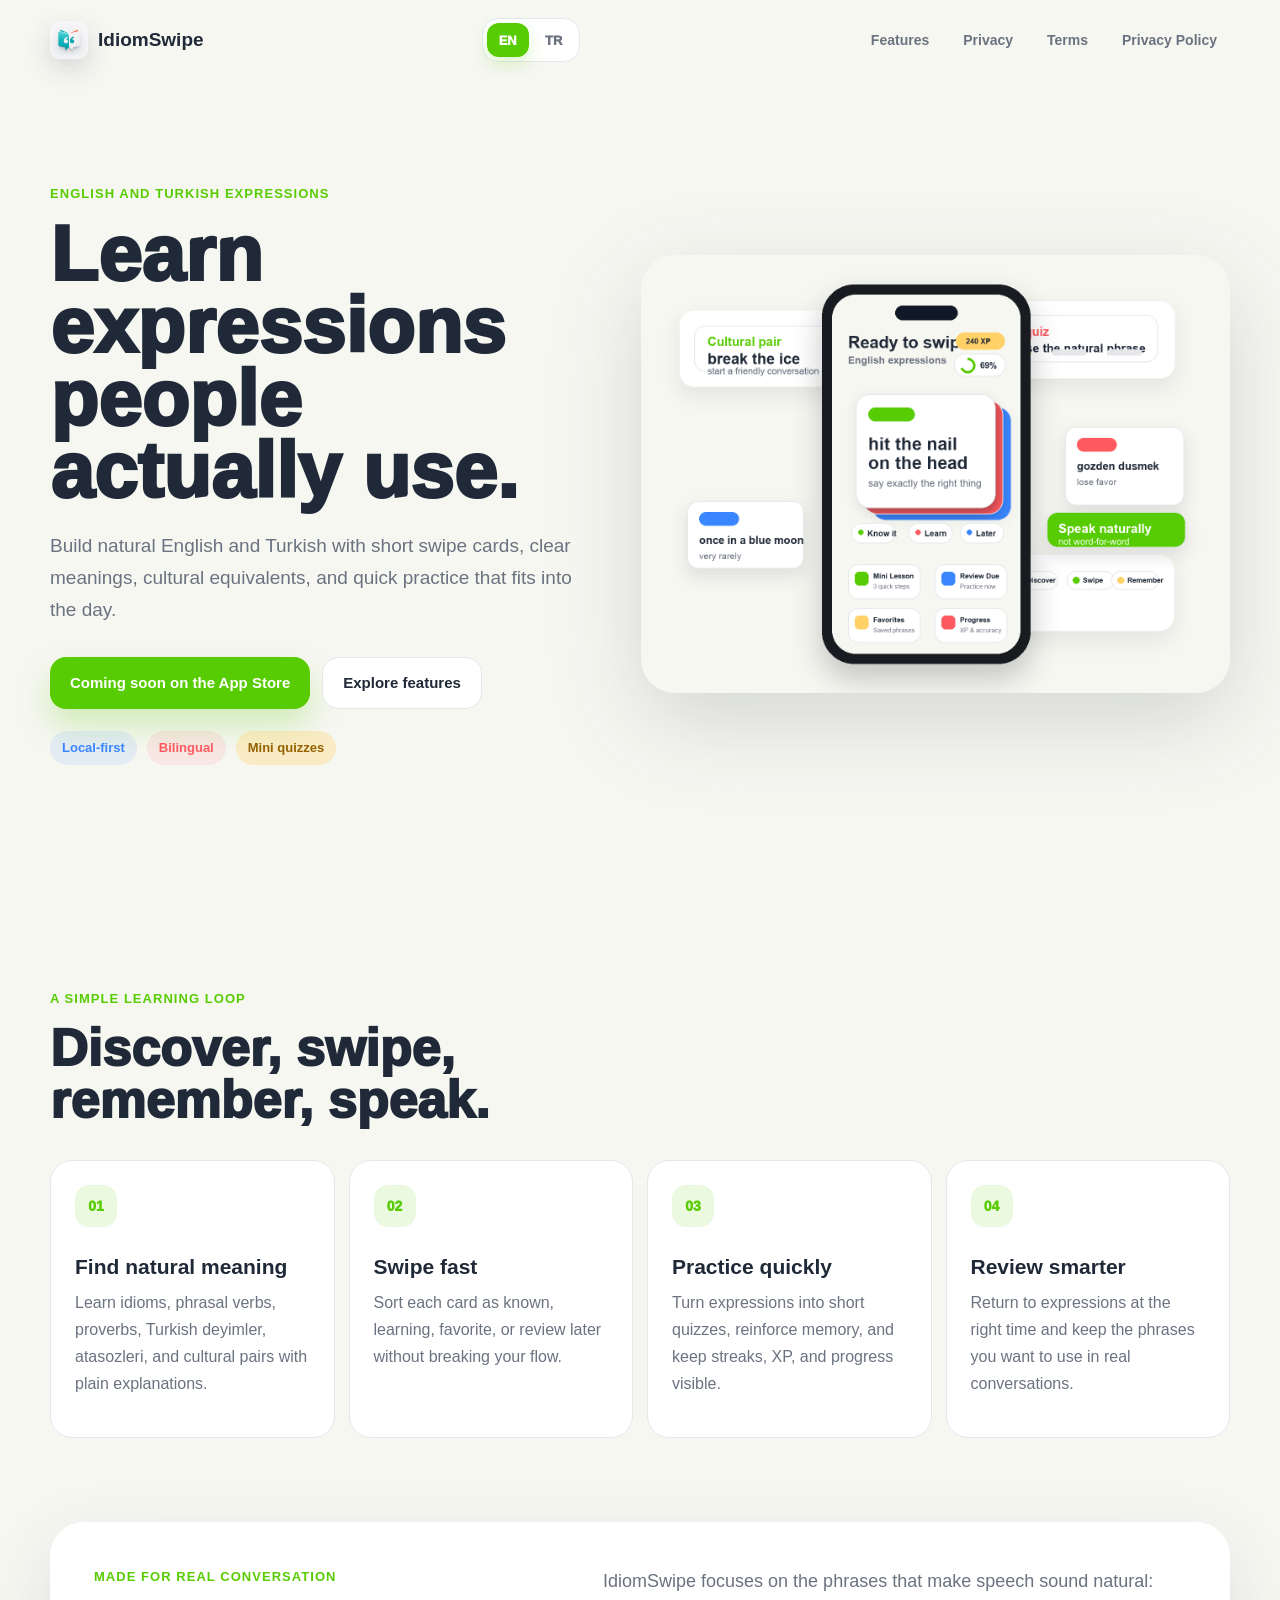
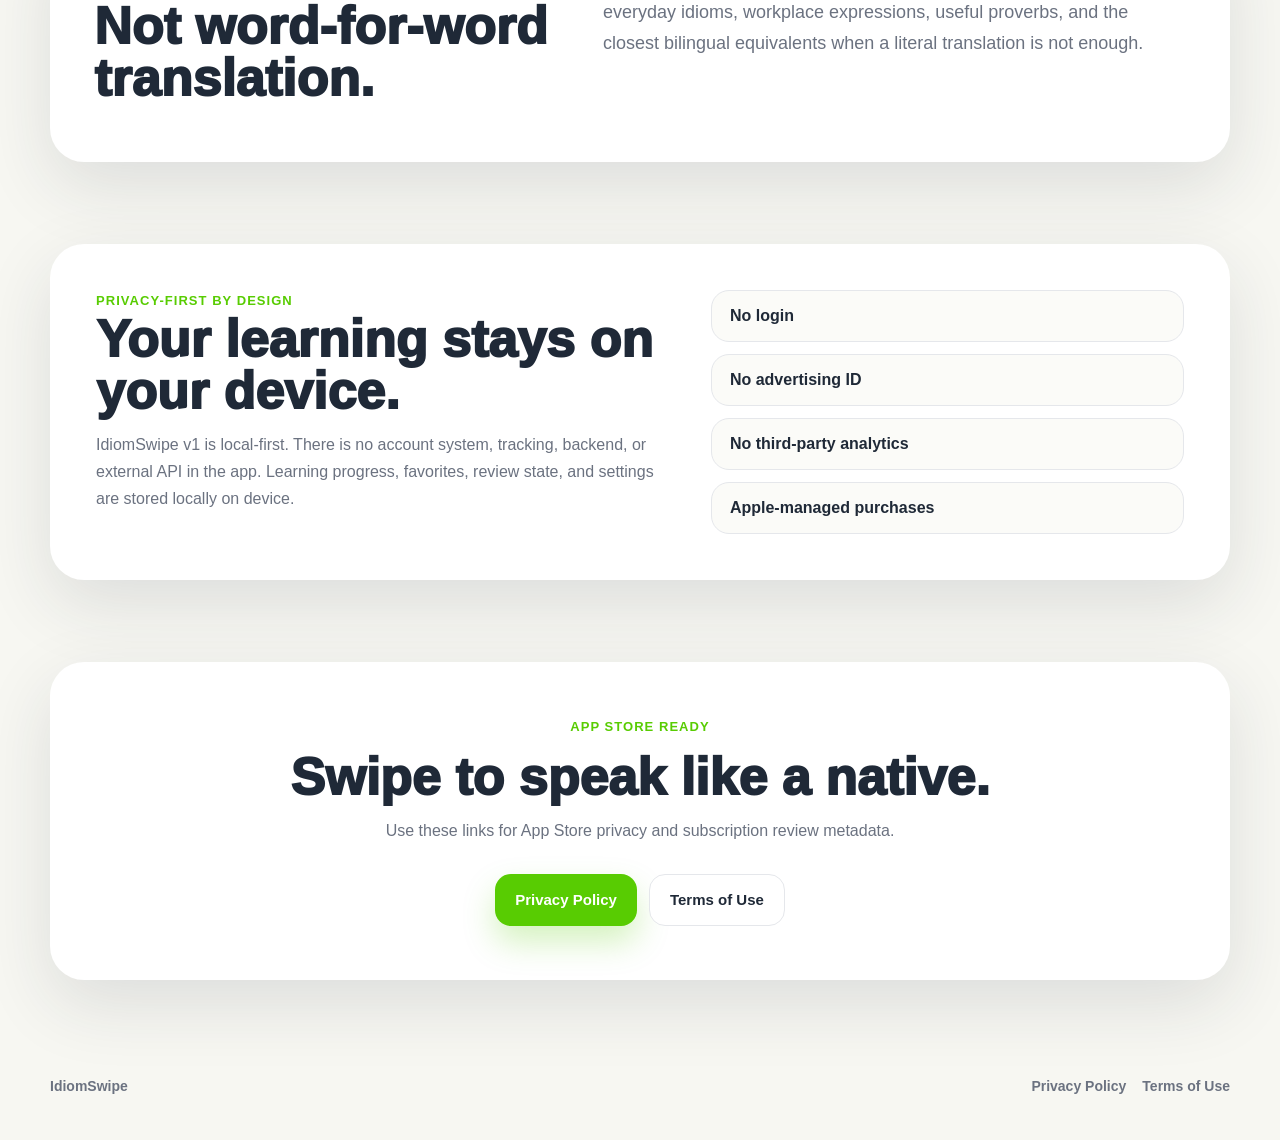
<file: index.html>
<!doctype html>
<html lang="en">
<head>
  <meta charset="utf-8">
  <meta name="viewport" content="width=device-width, initial-scale=1">
  <title>IdiomSwipe - Learn expressions people actually use</title>
  <meta name="description" content="IdiomSwipe helps you learn English and Turkish idioms, phrasal verbs, proverbs, and cultural equivalents with fast swipe cards and mini quizzes.">
  <meta property="og:title" content="IdiomSwipe">
  <meta property="og:description" content="Swipe through real English and Turkish expressions, practice with mini quizzes, and remember what matters.">
  <meta property="og:image" content="assets/idiomswipe-product-shot.png">
  <meta name="theme-color" content="#f7f7f2" media="(prefers-color-scheme: light)">
  <meta name="theme-color" content="#0f172a" media="(prefers-color-scheme: dark)">
  <link rel="icon" type="image/png" sizes="32x32" href="assets/favicon-32.png">
  <link rel="icon" type="image/png" sizes="16x16" href="assets/favicon-16.png">
  <link rel="icon" type="image/png" href="assets/app-icon.png" media="(prefers-color-scheme: light)">
  <link rel="icon" type="image/png" href="assets/app-icon-dark.png" media="(prefers-color-scheme: dark)">
  <link rel="apple-touch-icon" href="assets/apple-touch-icon.png">
  <link rel="manifest" href="site.webmanifest">
  <link rel="stylesheet" href="styles.css">
</head>
<body data-page="home">
  <header class="site-header">
    <a class="brand" href="index.html" aria-label="IdiomSwipe home" data-i18n-aria="brandAria">
      <picture class="brand-mark" aria-hidden="true">
        <source srcset="assets/app-icon-dark.png" media="(prefers-color-scheme: dark)">
        <img src="assets/app-icon.png" alt="">
      </picture>
      <span>IdiomSwipe</span>
    </a>
    <div class="language-switch" role="group" aria-label="Language">
      <button type="button" data-lang-option="en">EN</button>
      <button type="button" data-lang-option="tr">TR</button>
    </div>
    <button class="menu-button" type="button" aria-label="Open menu" aria-expanded="false" data-menu-button data-i18n-aria="menuAria">
      <span></span>
      <span></span>
    </button>
    <nav class="site-nav" data-nav>
      <a href="#features" data-i18n="navFeatures">Features</a>
      <a href="#privacy" data-i18n="navPrivacy">Privacy</a>
      <a href="terms.html" data-i18n="navTerms">Terms</a>
      <a href="privacy.html" data-i18n="navPrivacyPolicy">Privacy Policy</a>
    </nav>
  </header>

  <main>
    <section class="hero">
      <div class="hero-copy">
        <p class="eyebrow" data-i18n="heroEyebrow">English and Turkish expressions</p>
        <h1 data-i18n="heroTitle">Learn expressions people actually use.</h1>
        <p class="hero-text" data-i18n="heroText">Build natural English and Turkish with short swipe cards, clear meanings, cultural equivalents, and quick practice that fits into the day.</p>
        <div class="hero-actions">
          <a class="primary-link" href="#download" data-i18n="heroPrimary">Coming soon on the App Store</a>
          <a class="secondary-link" href="#features" data-i18n="heroSecondary">Explore features</a>
        </div>
        <div class="proof-row" aria-label="Product highlights" data-i18n-aria="proofAria">
          <span data-i18n="proofLocal">Local-first</span>
          <span data-i18n="proofBilingual">Bilingual</span>
          <span data-i18n="proofQuizzes">Mini quizzes</span>
        </div>
      </div>
      <figure class="hero-media">
        <img src="assets/idiomswipe-product-shot.png" alt="IdiomSwipe app preview with swipe cards, progress, and mini lessons" data-i18n-alt="heroImageAlt">
      </figure>
    </section>

    <section class="journey" id="features" aria-labelledby="features-title">
      <div class="section-heading">
        <p class="eyebrow" data-i18n="featuresEyebrow">A simple learning loop</p>
        <h2 id="features-title" data-i18n="featuresTitle">Discover, swipe, remember, speak.</h2>
      </div>
      <div class="journey-grid">
        <article>
          <span class="step">01</span>
          <h3 data-i18n="featureOneTitle">Find natural meaning</h3>
          <p data-i18n="featureOneText">Learn idioms, phrasal verbs, proverbs, Turkish deyimler, atasozleri, and cultural pairs with plain explanations.</p>
        </article>
        <article>
          <span class="step">02</span>
          <h3 data-i18n="featureTwoTitle">Swipe fast</h3>
          <p data-i18n="featureTwoText">Sort each card as known, learning, favorite, or review later without breaking your flow.</p>
        </article>
        <article>
          <span class="step">03</span>
          <h3 data-i18n="featureThreeTitle">Practice quickly</h3>
          <p data-i18n="featureThreeText">Turn expressions into short quizzes, reinforce memory, and keep streaks, XP, and progress visible.</p>
        </article>
        <article>
          <span class="step">04</span>
          <h3 data-i18n="featureFourTitle">Review smarter</h3>
          <p data-i18n="featureFourText">Return to expressions at the right time and keep the phrases you want to use in real conversations.</p>
        </article>
      </div>
    </section>

    <section class="content-band">
      <div>
        <p class="eyebrow" data-i18n="contentEyebrow">Made for real conversation</p>
        <h2 data-i18n="contentTitle">Not word-for-word translation.</h2>
      </div>
      <p data-i18n="contentText">IdiomSwipe focuses on the phrases that make speech sound natural: everyday idioms, workplace expressions, useful proverbs, and the closest bilingual equivalents when a literal translation is not enough.</p>
    </section>

    <section class="privacy-band" id="privacy" aria-labelledby="privacy-title">
      <div class="privacy-copy">
        <p class="eyebrow" data-i18n="privacyEyebrow">Privacy-first by design</p>
        <h2 id="privacy-title" data-i18n="privacyTitle">Your learning stays on your device.</h2>
        <p data-i18n="privacyText">IdiomSwipe v1 is local-first. There is no account system, tracking, backend, or external API in the app. Learning progress, favorites, review state, and settings are stored locally on device.</p>
      </div>
      <div class="privacy-list" aria-label="Privacy summary" data-i18n-aria="privacyListAria">
        <span data-i18n="privacyItemLogin">No login</span>
        <span data-i18n="privacyItemAds">No advertising ID</span>
        <span data-i18n="privacyItemAnalytics">No third-party analytics</span>
        <span data-i18n="privacyItemPurchases">Apple-managed purchases</span>
      </div>
    </section>

    <section class="download" id="download" aria-labelledby="download-title">
      <p class="eyebrow" data-i18n="downloadEyebrow">App Store ready</p>
      <h2 id="download-title" data-i18n="downloadTitle">Swipe to speak like a native.</h2>
      <p data-i18n="downloadText">Use these links for App Store privacy and subscription review metadata.</p>
      <div class="hero-actions">
        <a class="primary-link" href="privacy.html" data-i18n="navPrivacyPolicy">Privacy Policy</a>
        <a class="secondary-link" href="terms.html" data-i18n="navTermsFull">Terms of Use</a>
      </div>
    </section>
  </main>

  <footer class="site-footer">
    <span>IdiomSwipe</span>
    <div>
      <a href="privacy.html" data-i18n="navPrivacyPolicy">Privacy Policy</a>
      <a href="terms.html" data-i18n="navTermsFull">Terms of Use</a>
    </div>
  </footer>

  <script src="script.js"></script>
</body>
</html>
</file>
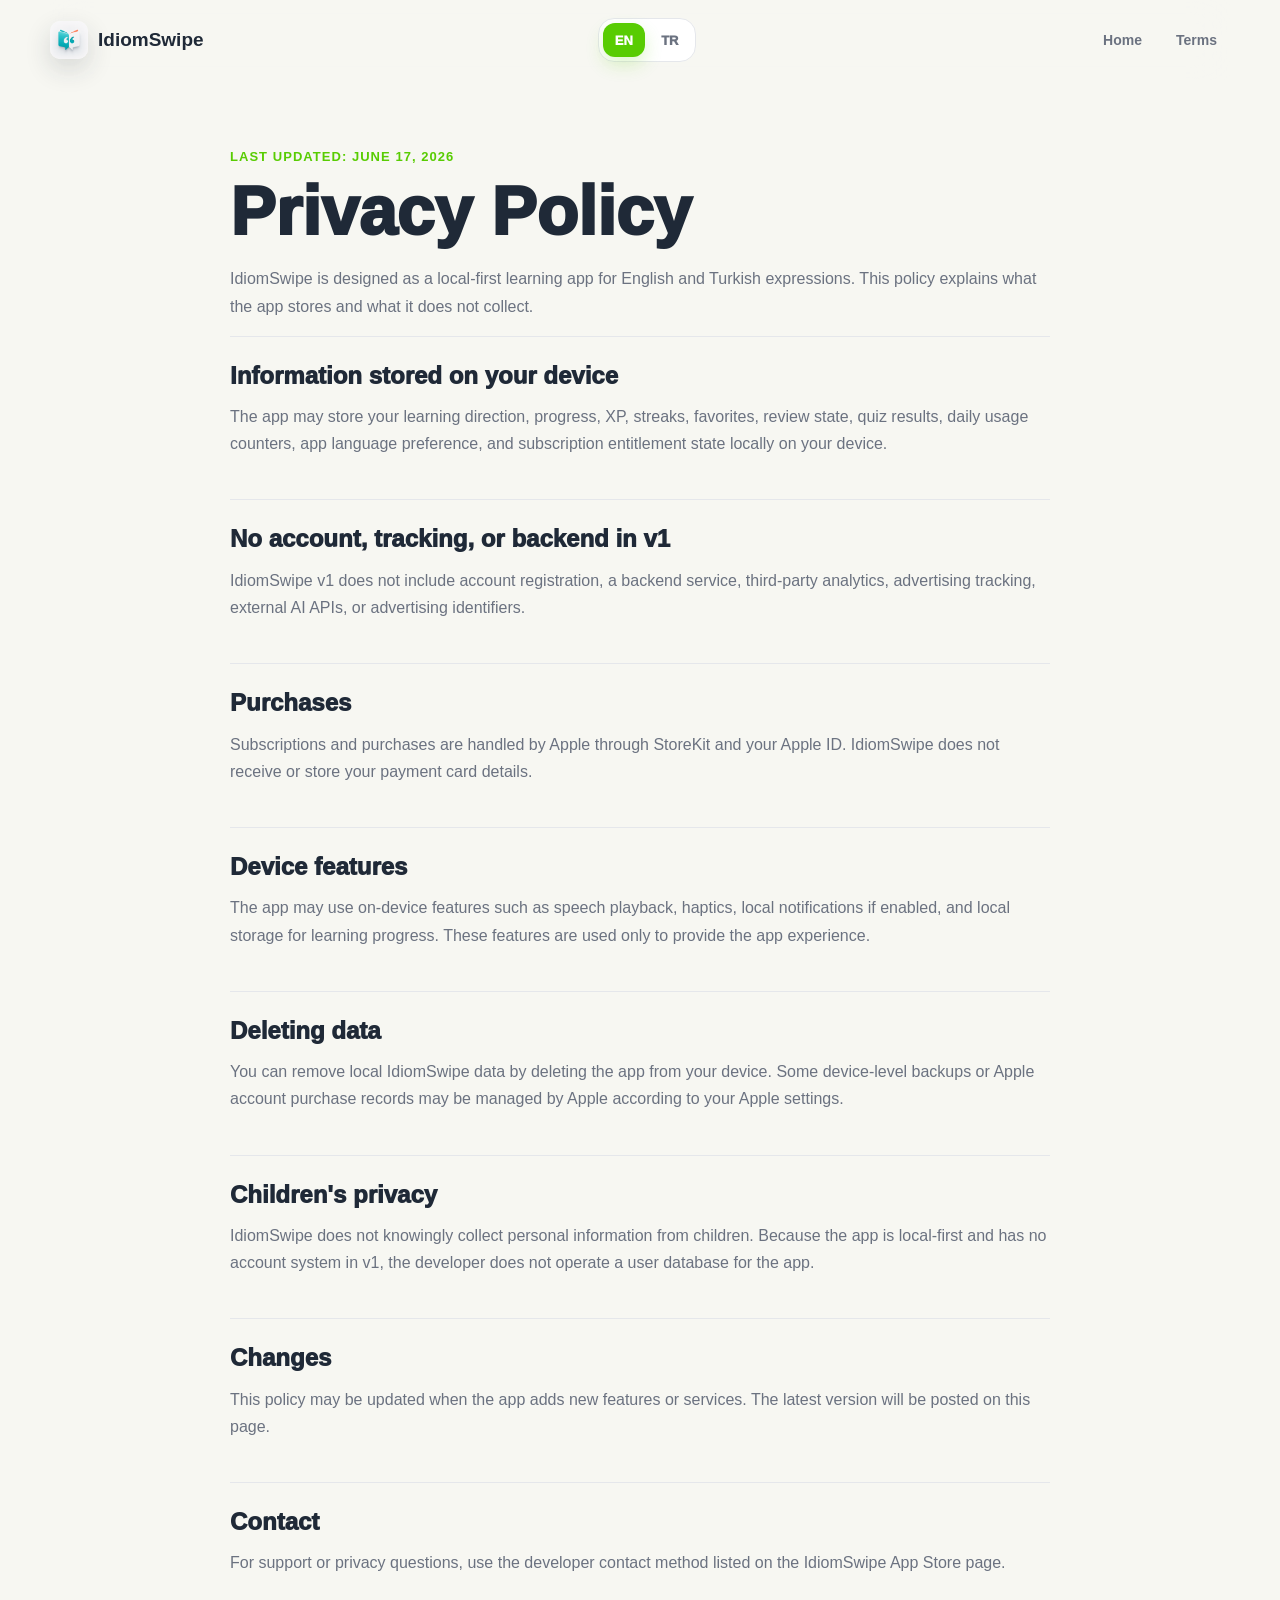
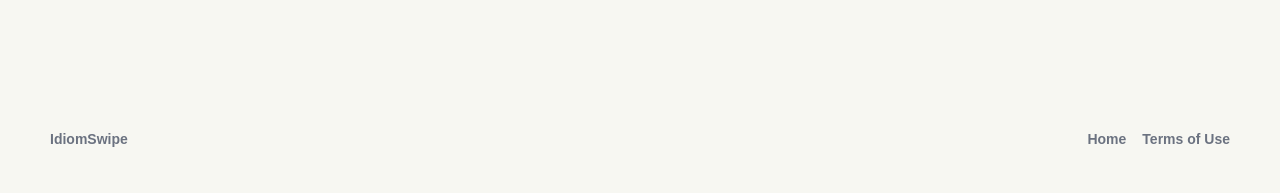
<file: privacy.html>
<!doctype html>
<html lang="en">
<head>
  <meta charset="utf-8">
  <meta name="viewport" content="width=device-width, initial-scale=1">
  <title>Privacy Policy - IdiomSwipe</title>
  <meta name="description" content="Privacy Policy for IdiomSwipe.">
  <meta name="theme-color" content="#f7f7f2" media="(prefers-color-scheme: light)">
  <meta name="theme-color" content="#0f172a" media="(prefers-color-scheme: dark)">
  <link rel="icon" type="image/png" sizes="32x32" href="assets/favicon-32.png">
  <link rel="icon" type="image/png" sizes="16x16" href="assets/favicon-16.png">
  <link rel="icon" type="image/png" href="assets/app-icon.png" media="(prefers-color-scheme: light)">
  <link rel="icon" type="image/png" href="assets/app-icon-dark.png" media="(prefers-color-scheme: dark)">
  <link rel="apple-touch-icon" href="assets/apple-touch-icon.png">
  <link rel="manifest" href="site.webmanifest">
  <link rel="stylesheet" href="styles.css">
</head>
<body data-page="privacy">
  <header class="site-header">
    <a class="brand" href="index.html" aria-label="IdiomSwipe home" data-i18n-aria="brandAria">
      <picture class="brand-mark" aria-hidden="true">
        <source srcset="assets/app-icon-dark.png" media="(prefers-color-scheme: dark)">
        <img src="assets/app-icon.png" alt="">
      </picture>
      <span>IdiomSwipe</span>
    </a>
    <div class="language-switch" role="group" aria-label="Language">
      <button type="button" data-lang-option="en">EN</button>
      <button type="button" data-lang-option="tr">TR</button>
    </div>
    <nav class="site-nav legal-nav">
      <a href="index.html" data-i18n="navHome">Home</a>
      <a href="terms.html" data-i18n="navTerms">Terms</a>
    </nav>
  </header>

  <main class="legal-page">
    <p class="eyebrow" data-i18n="legalUpdated">Last updated: June 17, 2026</p>
    <h1 data-i18n="privacyPageTitle">Privacy Policy</h1>
    <p data-i18n="privacyIntro">IdiomSwipe is designed as a local-first learning app for English and Turkish expressions. This policy explains what the app stores and what it does not collect.</p>

    <section>
      <h2 data-i18n="privacyStoredTitle">Information stored on your device</h2>
      <p data-i18n="privacyStoredText">The app may store your learning direction, progress, XP, streaks, favorites, review state, quiz results, daily usage counters, app language preference, and subscription entitlement state locally on your device.</p>
    </section>

    <section>
      <h2 data-i18n="privacyNoTrackingTitle">No account, tracking, or backend in v1</h2>
      <p data-i18n="privacyNoTrackingText">IdiomSwipe v1 does not include account registration, a backend service, third-party analytics, advertising tracking, external AI APIs, or advertising identifiers.</p>
    </section>

    <section>
      <h2 data-i18n="privacyPurchasesTitle">Purchases</h2>
      <p data-i18n="privacyPurchasesText">Subscriptions and purchases are handled by Apple through StoreKit and your Apple ID. IdiomSwipe does not receive or store your payment card details.</p>
    </section>

    <section>
      <h2 data-i18n="privacyDeviceTitle">Device features</h2>
      <p data-i18n="privacyDeviceText">The app may use on-device features such as speech playback, haptics, local notifications if enabled, and local storage for learning progress. These features are used only to provide the app experience.</p>
    </section>

    <section>
      <h2 data-i18n="privacyDeleteTitle">Deleting data</h2>
      <p data-i18n="privacyDeleteText">You can remove local IdiomSwipe data by deleting the app from your device. Some device-level backups or Apple account purchase records may be managed by Apple according to your Apple settings.</p>
    </section>

    <section>
      <h2 data-i18n="privacyChildrenTitle">Children's privacy</h2>
      <p data-i18n="privacyChildrenText">IdiomSwipe does not knowingly collect personal information from children. Because the app is local-first and has no account system in v1, the developer does not operate a user database for the app.</p>
    </section>

    <section>
      <h2 data-i18n="legalChangesTitle">Changes</h2>
      <p data-i18n="privacyChangesText">This policy may be updated when the app adds new features or services. The latest version will be posted on this page.</p>
    </section>

    <section>
      <h2 data-i18n="legalContactTitle">Contact</h2>
      <p data-i18n="privacyContactText">For support or privacy questions, use the developer contact method listed on the IdiomSwipe App Store page.</p>
    </section>
  </main>

  <footer class="site-footer">
    <span>IdiomSwipe</span>
    <div>
      <a href="index.html" data-i18n="navHome">Home</a>
      <a href="terms.html" data-i18n="navTermsFull">Terms of Use</a>
    </div>
  </footer>
  <script src="script.js"></script>
</body>
</html>
</file>
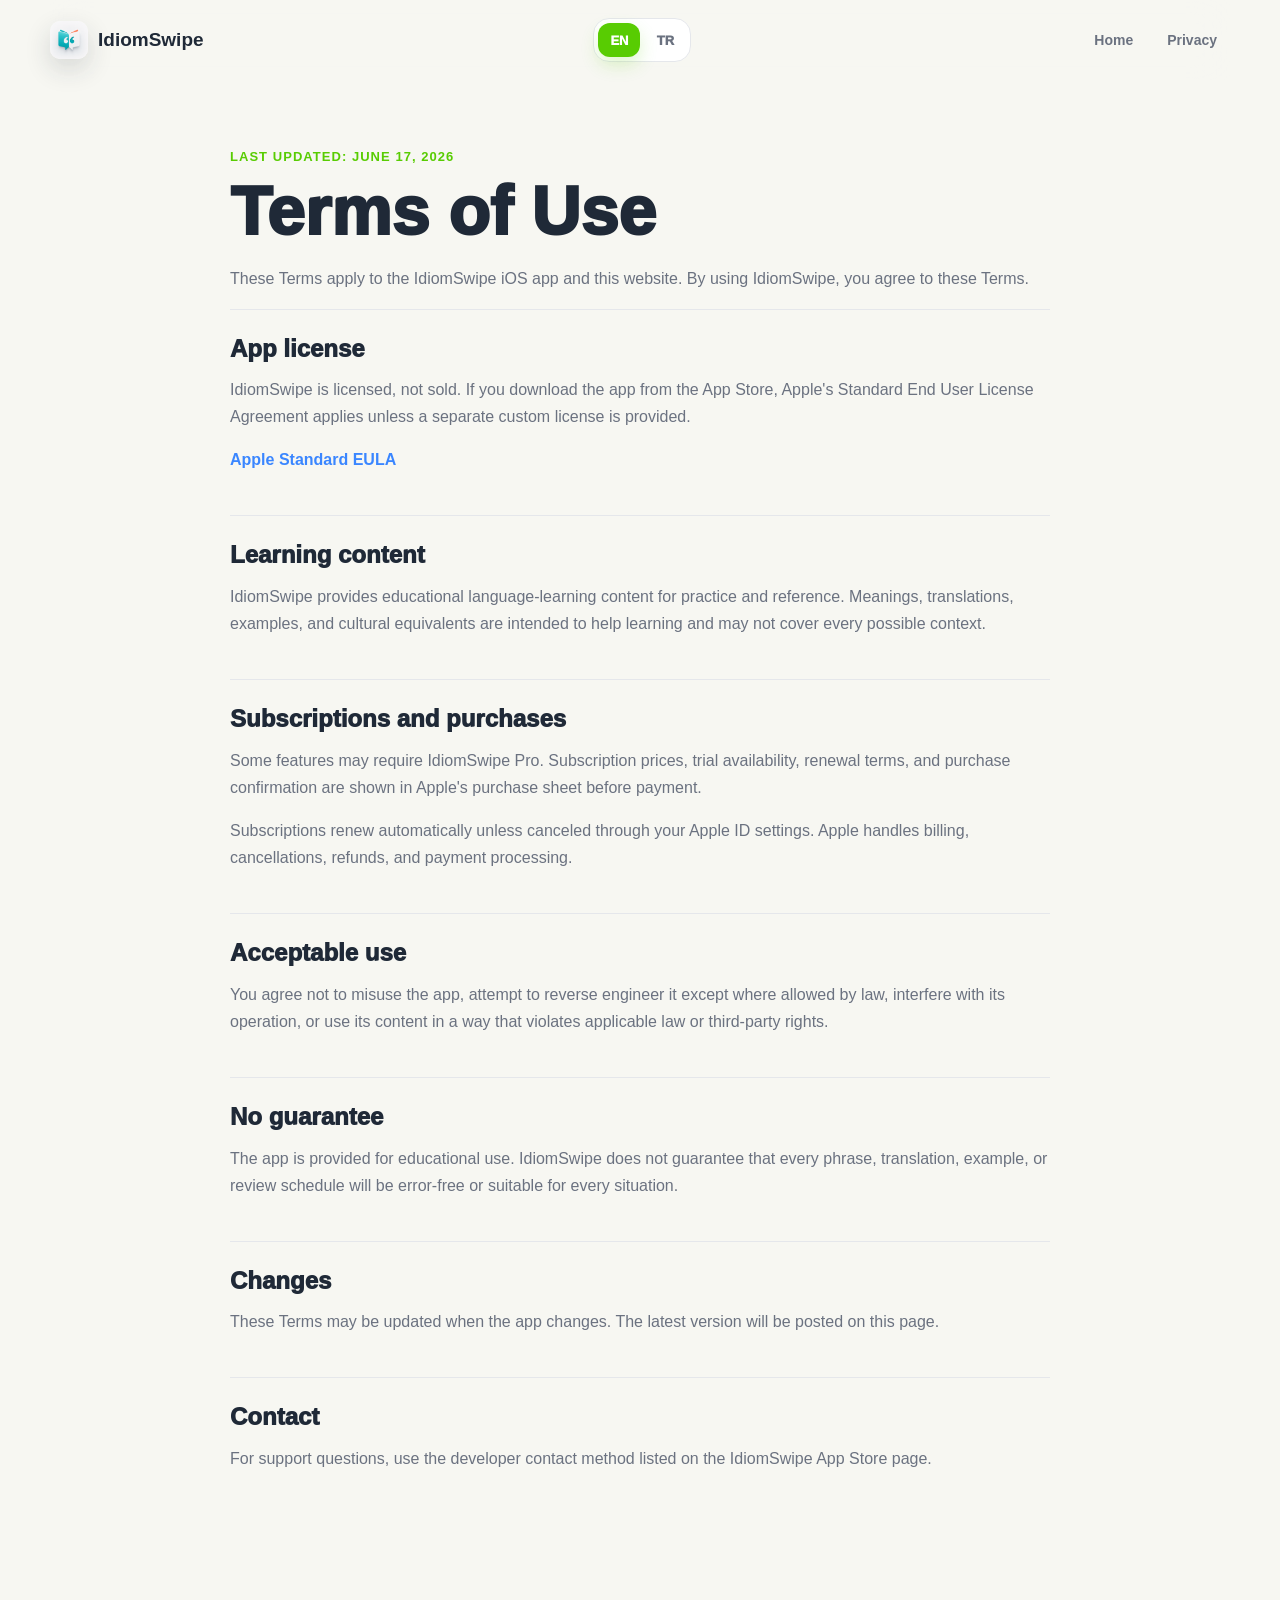
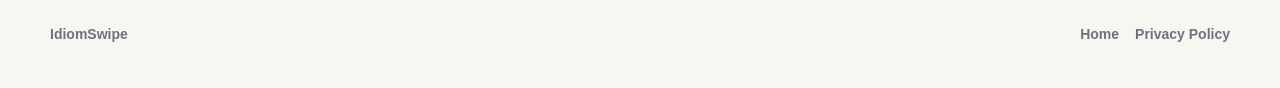
<file: terms.html>
<!doctype html>
<html lang="en">
<head>
  <meta charset="utf-8">
  <meta name="viewport" content="width=device-width, initial-scale=1">
  <title>Terms of Use - IdiomSwipe</title>
  <meta name="description" content="Terms of Use for IdiomSwipe.">
  <meta name="theme-color" content="#f7f7f2" media="(prefers-color-scheme: light)">
  <meta name="theme-color" content="#0f172a" media="(prefers-color-scheme: dark)">
  <link rel="icon" type="image/png" sizes="32x32" href="assets/favicon-32.png">
  <link rel="icon" type="image/png" sizes="16x16" href="assets/favicon-16.png">
  <link rel="icon" type="image/png" href="assets/app-icon.png" media="(prefers-color-scheme: light)">
  <link rel="icon" type="image/png" href="assets/app-icon-dark.png" media="(prefers-color-scheme: dark)">
  <link rel="apple-touch-icon" href="assets/apple-touch-icon.png">
  <link rel="manifest" href="site.webmanifest">
  <link rel="stylesheet" href="styles.css">
</head>
<body data-page="terms">
  <header class="site-header">
    <a class="brand" href="index.html" aria-label="IdiomSwipe home" data-i18n-aria="brandAria">
      <picture class="brand-mark" aria-hidden="true">
        <source srcset="assets/app-icon-dark.png" media="(prefers-color-scheme: dark)">
        <img src="assets/app-icon.png" alt="">
      </picture>
      <span>IdiomSwipe</span>
    </a>
    <div class="language-switch" role="group" aria-label="Language">
      <button type="button" data-lang-option="en">EN</button>
      <button type="button" data-lang-option="tr">TR</button>
    </div>
    <nav class="site-nav legal-nav">
      <a href="index.html" data-i18n="navHome">Home</a>
      <a href="privacy.html" data-i18n="navPrivacy">Privacy</a>
    </nav>
  </header>

  <main class="legal-page">
    <p class="eyebrow" data-i18n="legalUpdated">Last updated: June 17, 2026</p>
    <h1 data-i18n="termsPageTitle">Terms of Use</h1>
    <p data-i18n="termsIntro">These Terms apply to the IdiomSwipe iOS app and this website. By using IdiomSwipe, you agree to these Terms.</p>

    <section>
      <h2 data-i18n="termsLicenseTitle">App license</h2>
      <p data-i18n="termsLicenseText">IdiomSwipe is licensed, not sold. If you download the app from the App Store, Apple's Standard End User License Agreement applies unless a separate custom license is provided.</p>
      <p><a href="https://www.apple.com/legal/internet-services/itunes/dev/stdeula/" data-i18n="termsEulaLink">Apple Standard EULA</a></p>
    </section>

    <section>
      <h2 data-i18n="termsLearningTitle">Learning content</h2>
      <p data-i18n="termsLearningText">IdiomSwipe provides educational language-learning content for practice and reference. Meanings, translations, examples, and cultural equivalents are intended to help learning and may not cover every possible context.</p>
    </section>

    <section>
      <h2 data-i18n="termsSubscriptionsTitle">Subscriptions and purchases</h2>
      <p data-i18n="termsSubscriptionsText">Some features may require IdiomSwipe Pro. Subscription prices, trial availability, renewal terms, and purchase confirmation are shown in Apple's purchase sheet before payment.</p>
      <p data-i18n="termsRenewalText">Subscriptions renew automatically unless canceled through your Apple ID settings. Apple handles billing, cancellations, refunds, and payment processing.</p>
    </section>

    <section>
      <h2 data-i18n="termsUseTitle">Acceptable use</h2>
      <p data-i18n="termsUseText">You agree not to misuse the app, attempt to reverse engineer it except where allowed by law, interfere with its operation, or use its content in a way that violates applicable law or third-party rights.</p>
    </section>

    <section>
      <h2 data-i18n="termsGuaranteeTitle">No guarantee</h2>
      <p data-i18n="termsGuaranteeText">The app is provided for educational use. IdiomSwipe does not guarantee that every phrase, translation, example, or review schedule will be error-free or suitable for every situation.</p>
    </section>

    <section>
      <h2 data-i18n="legalChangesTitle">Changes</h2>
      <p data-i18n="termsChangesText">These Terms may be updated when the app changes. The latest version will be posted on this page.</p>
    </section>

    <section>
      <h2 data-i18n="legalContactTitle">Contact</h2>
      <p data-i18n="termsContactText">For support questions, use the developer contact method listed on the IdiomSwipe App Store page.</p>
    </section>
  </main>

  <footer class="site-footer">
    <span>IdiomSwipe</span>
    <div>
      <a href="index.html" data-i18n="navHome">Home</a>
      <a href="privacy.html" data-i18n="navPrivacyPolicy">Privacy Policy</a>
    </div>
  </footer>
  <script src="script.js"></script>
</body>
</html>
</file>
<file: styles.css>
:root {
  color-scheme: light;
  --background: #f7f7f2;
  --surface: #ffffff;
  --ink: #1f2937;
  --muted: #6b7280;
  --line: #e5e7eb;
  --green: #58cc02;
  --coral: #ff5a5f;
  --blue: #3a86ff;
  --yellow: #ffd166;
  --radius: 22px;
  --shadow: 0 24px 70px rgba(31, 41, 55, 0.12);
}

* {
  box-sizing: border-box;
}

html {
  scroll-behavior: smooth;
}

body {
  margin: 0;
  background: var(--background);
  color: var(--ink);
  font-family: ui-rounded, "SF Pro Rounded", "SF Pro Display", -apple-system, BlinkMacSystemFont, "Segoe UI", sans-serif;
  letter-spacing: 0;
}

a {
  color: inherit;
  text-decoration: none;
}

img {
  display: block;
  max-width: 100%;
}

.site-header {
  position: sticky;
  top: 0;
  z-index: 10;
  display: flex;
  align-items: center;
  justify-content: space-between;
  gap: 24px;
  width: min(1180px, calc(100% - 40px));
  margin: 0 auto;
  padding: 18px 0;
  background: rgba(247, 247, 242, 0.9);
  backdrop-filter: blur(18px);
}

.brand {
  display: inline-flex;
  align-items: center;
  gap: 10px;
  font-size: 19px;
  font-weight: 900;
}

.brand-mark {
  display: block;
  flex: 0 0 auto;
  width: 38px;
  height: 38px;
  overflow: hidden;
  border-radius: 10px;
  box-shadow: 0 10px 26px rgba(31, 41, 55, 0.16);
}

.brand-mark img {
  width: 100%;
  height: 100%;
  object-fit: cover;
}

.site-nav {
  display: flex;
  align-items: center;
  gap: 8px;
}

.site-nav a {
  padding: 10px 13px;
  border-radius: 999px;
  color: var(--muted);
  font-size: 14px;
  font-weight: 800;
}

.site-nav a:hover,
.site-nav a:focus-visible {
  background: var(--surface);
  color: var(--ink);
  outline: none;
}

.language-switch {
  display: inline-flex;
  gap: 4px;
  padding: 4px;
  border: 1px solid var(--line);
  border-radius: 16px;
  background: var(--surface);
}

.language-switch button {
  min-width: 42px;
  height: 34px;
  border: 0;
  border-radius: 12px;
  background: transparent;
  color: var(--muted);
  cursor: pointer;
  font: inherit;
  font-size: 13px;
  font-weight: 950;
}

.language-switch button.is-active {
  background: var(--green);
  color: #fff;
  box-shadow: 0 8px 18px rgba(88, 204, 2, 0.2);
}

.language-switch button:focus-visible {
  outline: 2px solid var(--blue);
  outline-offset: 2px;
}

.menu-button {
  display: none;
  width: 44px;
  height: 44px;
  border: 0;
  border-radius: 15px;
  background: var(--surface);
}

.menu-button span {
  display: block;
  width: 18px;
  height: 2px;
  margin: 5px auto;
  border-radius: 2px;
  background: var(--ink);
}

.hero {
  display: grid;
  grid-template-columns: minmax(0, 0.95fr) minmax(460px, 1.05fr);
  align-items: center;
  gap: 58px;
  width: min(1180px, calc(100% - 40px));
  min-height: calc(100vh - 76px);
  margin: 0 auto;
  padding: 34px 0 70px;
}

.eyebrow {
  margin: 0 0 12px;
  color: var(--green);
  font-size: 13px;
  font-weight: 900;
  letter-spacing: 0.08em;
  text-transform: uppercase;
}

h1,
h2,
h3,
p {
  margin-top: 0;
}

h1 {
  max-width: 640px;
  margin-bottom: 22px;
  font-size: 78px;
  line-height: 0.93;
  font-weight: 950;
}

h2 {
  margin-bottom: 14px;
  font-size: 52px;
  line-height: 1;
  font-weight: 950;
}

h3 {
  margin-bottom: 10px;
  font-size: 21px;
  line-height: 1.12;
  font-weight: 900;
}

p {
  color: var(--muted);
  font-size: 16px;
  line-height: 1.7;
}

.hero-text {
  max-width: 570px;
  font-size: 19px;
}

.hero-actions {
  display: flex;
  flex-wrap: wrap;
  gap: 12px;
  margin: 30px 0 22px;
}

.primary-link,
.secondary-link {
  display: inline-flex;
  align-items: center;
  justify-content: center;
  min-height: 52px;
  padding: 0 20px;
  border-radius: 16px;
  font-size: 15px;
  font-weight: 900;
}

.primary-link {
  background: var(--green);
  color: #fff;
  box-shadow: 0 16px 32px rgba(88, 204, 2, 0.25);
}

.secondary-link {
  background: var(--surface);
  color: var(--ink);
  border: 1px solid var(--line);
}

.proof-row {
  display: flex;
  flex-wrap: wrap;
  gap: 10px;
}

.proof-row span {
  display: inline-flex;
  align-items: center;
  min-height: 34px;
  padding: 0 12px;
  border-radius: 999px;
  background: rgba(58, 134, 255, 0.1);
  color: var(--blue);
  font-size: 13px;
  font-weight: 900;
}

.proof-row span:nth-child(2) {
  background: rgba(255, 90, 95, 0.1);
  color: var(--coral);
}

.proof-row span:nth-child(3) {
  background: rgba(255, 209, 102, 0.32);
  color: #946200;
}

.hero-media {
  margin: 0;
}

.hero-media img {
  width: 100%;
  border-radius: 34px;
  filter: drop-shadow(0 28px 45px rgba(31, 41, 55, 0.16));
}

.journey,
.privacy-band,
.download,
.legal-page {
  width: min(1180px, calc(100% - 40px));
  margin: 0 auto;
}

.journey {
  padding: 84px 0;
}

.section-heading {
  max-width: 650px;
  margin-bottom: 34px;
}

.journey-grid {
  display: grid;
  grid-template-columns: repeat(4, minmax(0, 1fr));
  gap: 14px;
}

.journey-grid article {
  min-height: 250px;
  padding: 24px;
  border: 1px solid var(--line);
  border-radius: var(--radius);
  background: var(--surface);
}

.step {
  display: inline-flex;
  align-items: center;
  justify-content: center;
  width: 42px;
  height: 42px;
  margin-bottom: 28px;
  border-radius: 14px;
  background: rgba(88, 204, 2, 0.12);
  color: var(--green);
  font-size: 14px;
  font-weight: 950;
}

.content-band,
.privacy-band,
.download {
  border-radius: 34px;
  background: var(--surface);
  box-shadow: var(--shadow);
}

.content-band {
  display: grid;
  grid-template-columns: 0.9fr 1.1fr;
  gap: 32px;
  width: min(1180px, calc(100% - 40px));
  margin: 0 auto;
  padding: 44px;
}

.content-band p:last-child {
  margin: 0;
  font-size: 18px;
}

.privacy-band {
  display: grid;
  grid-template-columns: 1fr 0.82fr;
  gap: 38px;
  margin-top: 82px;
  padding: 46px;
}

.privacy-copy p {
  max-width: 650px;
  margin-bottom: 0;
}

.privacy-list {
  display: grid;
  gap: 12px;
  align-content: center;
}

.privacy-list span {
  display: block;
  padding: 16px 18px;
  border: 1px solid var(--line);
  border-radius: 18px;
  background: #fbfbf8;
  font-weight: 900;
}

.download {
  margin-top: 82px;
  margin-bottom: 70px;
  padding: 54px;
  text-align: center;
}

.download .hero-actions {
  justify-content: center;
  margin-bottom: 0;
}

.site-footer {
  display: flex;
  align-items: center;
  justify-content: space-between;
  gap: 18px;
  width: min(1180px, calc(100% - 40px));
  margin: 0 auto;
  padding: 28px 0 46px;
  color: var(--muted);
  font-size: 14px;
  font-weight: 800;
}

.site-footer div {
  display: flex;
  flex-wrap: wrap;
  gap: 16px;
}

.legal-page {
  max-width: 820px;
  padding: 66px 0 84px;
}

.legal-page h1 {
  font-size: 68px;
}

.legal-page section {
  padding: 26px 0;
  border-top: 1px solid var(--line);
}

.legal-page h2 {
  font-size: 24px;
  line-height: 1.1;
}

.legal-page a {
  color: var(--blue);
  font-weight: 900;
}

@media (max-width: 920px) {
  .hero,
  .content-band,
  .privacy-band {
    grid-template-columns: 1fr;
  }

  .hero {
    min-height: auto;
    padding-top: 42px;
  }

  h1 {
    font-size: 62px;
  }

  h2 {
    font-size: 44px;
  }

  .journey-grid {
    grid-template-columns: repeat(2, minmax(0, 1fr));
  }
}

@media (max-width: 680px) {
  .site-header,
  .hero,
  .journey,
  .content-band,
  .privacy-band,
  .download,
  .site-footer,
  .legal-page {
    width: min(100% - 28px, 1180px);
  }

  .site-header {
    align-items: flex-start;
    gap: 10px;
  }

  .menu-button {
    display: block;
  }

  .language-switch {
    margin-left: auto;
  }

  .site-nav {
    position: absolute;
    top: 66px;
    right: 0;
    display: none;
    width: min(270px, calc(100vw - 28px));
    padding: 10px;
    border: 1px solid var(--line);
    border-radius: 20px;
    background: var(--surface);
    box-shadow: var(--shadow);
  }

  .site-nav.is-open {
    display: grid;
  }

  .legal-nav {
    position: static;
    display: flex;
    width: auto;
    padding: 0;
    border: 0;
    background: transparent;
    box-shadow: none;
  }

  .hero {
    gap: 32px;
  }

  h1 {
    font-size: 44px;
  }

  h2 {
    font-size: 32px;
  }

  .legal-page h1 {
    font-size: 42px;
  }

  .hero-media img {
    border-radius: 24px;
  }

  .journey {
    padding: 58px 0;
  }

  .journey-grid {
    grid-template-columns: 1fr;
  }

  .journey-grid article {
    min-height: 0;
  }

  .content-band,
  .privacy-band,
  .download {
    padding: 28px;
    border-radius: 26px;
  }

  .site-footer {
    align-items: flex-start;
    flex-direction: column;
  }
}
</file>
